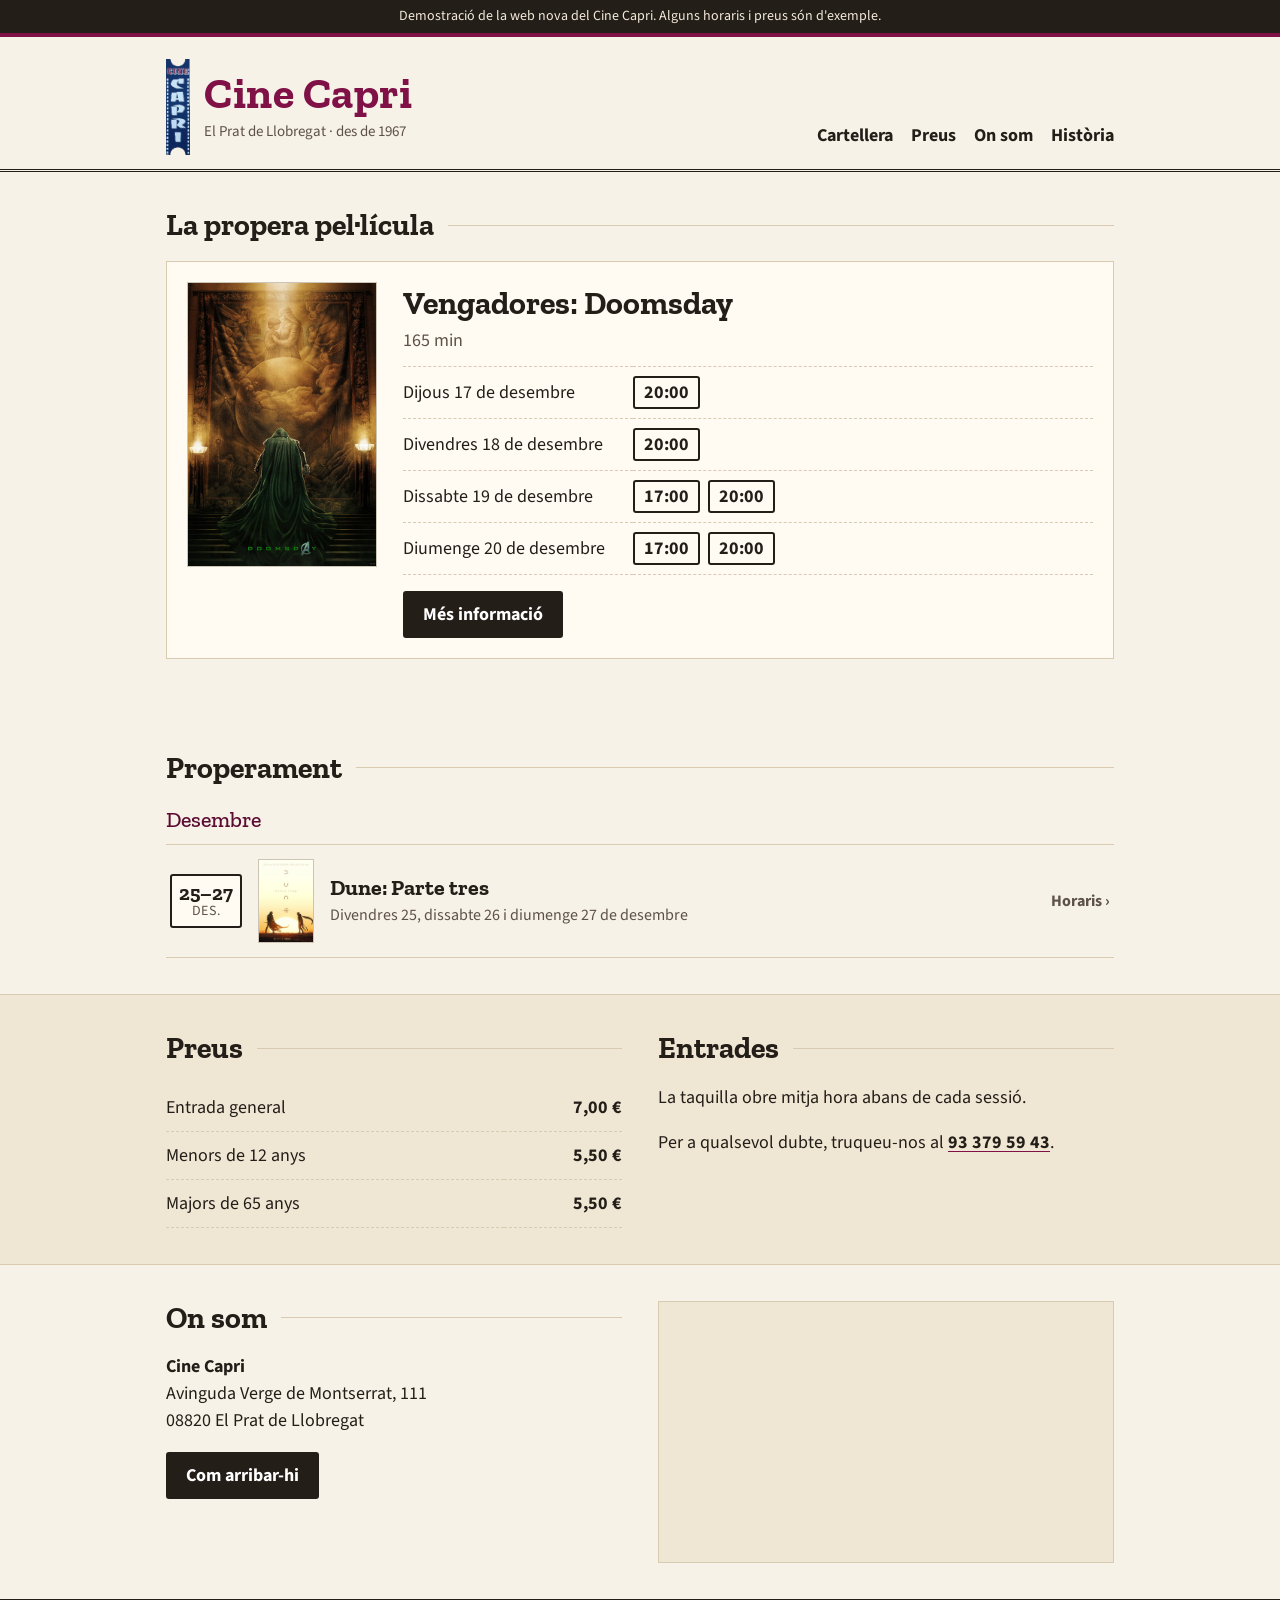
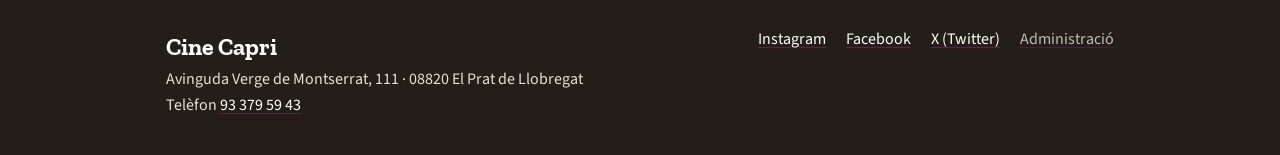
<file: index.html>
<!doctype html>
<html lang="ca">
<head>
  <meta charset="utf-8">
  <meta name="viewport" content="width=device-width, initial-scale=1">
  <meta name="robots" content="noindex, nofollow">
  <title>Cine Capri · El Prat de Llobregat</title>
  <meta name="description" content="Cartellera i horaris del Cine Capri, el cine del Prat de Llobregat des de 1967.">
  <link rel="preconnect" href="https://fonts.googleapis.com">
  <link rel="preconnect" href="https://fonts.gstatic.com" crossorigin>
  <link href="https://fonts.googleapis.com/css2?family=Source+Sans+3:wght@400;600;700&family=Zilla+Slab:wght@500;700&display=swap" rel="stylesheet">
  <link rel="stylesheet" href="css/style.css">
</head>
<body>
  <a class="skip" href="#cartellera">Vés a la cartellera</a>

  <p class="demo-banner">Demostració de la web nova del Cine Capri. Alguns horaris i preus són d'exemple.</p>

  <div id="avis" class="notice" hidden></div>

  <header class="site-header">
    <div class="wrap header-inner">
      <a class="brand" href="index.html">
        <img class="brand-logo" src="img/logo-capri.gif" alt="" width="60" height="240">
        <span class="brand-text">
          <span class="brand-name">Cine Capri</span>
          <span class="brand-sub">El Prat de Llobregat · des de 1967</span>
        </span>
      </a>
      <nav class="nav" aria-label="Menú principal">
        <a href="#cartellera">Cartellera</a>
        <a href="#preus">Preus</a>
        <a href="#on-som">On som</a>
        <a href="historia.html">Història</a>
      </nav>
    </div>
  </header>

  <main id="cartellera">
    <section class="wrap section">
      <h2 class="section-title" id="titol-destacat">Aquesta setmana</h2>
      <div id="destacat"></div>
    </section>

    <section class="wrap section" id="properament-sec">
      <h2 class="section-title">Properament</h2>
      <div id="properament"></div>
    </section>

    <section class="wrap section" id="pendents-sec" hidden>
      <h2 class="section-title small">Pendents de confirmar data</h2>
      <ul id="pendents" class="pending-list"></ul>
    </section>

    <div class="band">
      <section class="wrap section two-col" id="preus">
        <div>
          <h2 class="section-title">Preus</h2>
          <table class="prices" id="taula-preus"></table>
          <p class="note" id="nota-preus" hidden></p>
        </div>
        <div>
          <h2 class="section-title">Entrades</h2>
          <p id="taquilla"></p>
          <p>Per a qualsevol dubte, truqueu-nos al <a class="tel" id="tel-link" href="tel:+34933795943">93 379 59 43</a>.</p>
        </div>
      </section>
    </div>

    <section class="wrap section two-col" id="on-som">
      <div>
        <h2 class="section-title">On som</h2>
        <address>
          <strong>Cine Capri</strong><br>
          <span id="adreca">Avinguda Verge de Montserrat, 111</span><br>
          <span id="ciutat">08820 El Prat de Llobregat</span>
        </address>
        <p><a class="btn" target="_blank" rel="noopener" href="https://www.google.com/maps/search/?api=1&query=Cine+Capri+Avinguda+Verge+de+Montserrat+111+El+Prat+de+Llobregat">Com arribar-hi</a></p>
      </div>
      <div class="map">
        <iframe title="Mapa del Cine Capri" loading="lazy" referrerpolicy="no-referrer-when-downgrade"
          src="https://maps.google.com/maps?q=Avinguda%20Verge%20de%20Montserrat%20111%2C%20El%20Prat%20de%20Llobregat&z=16&output=embed"></iframe>
      </div>
    </section>

  </main>

  <footer class="site-footer">
    <div class="wrap footer-inner">
      <div>
        <p class="footer-name">Cine Capri</p>
        <p id="peu-adreca">Avinguda Verge de Montserrat, 111 · 08820 El Prat de Llobregat</p>
        <p>Telèfon <a id="peu-tel" href="tel:+34933795943">93 379 59 43</a></p>
      </div>
      <div class="footer-links">
        <a id="s-ig" href="#" target="_blank" rel="noopener">Instagram</a>
        <a id="s-fb" href="#" target="_blank" rel="noopener">Facebook</a>
        <a id="s-x" href="#" target="_blank" rel="noopener">X (Twitter)</a>
        <a class="admin-link" href="admin.html">Administració</a>
      </div>
    </div>
  </footer>

  <dialog id="fitxa" class="sheet" aria-labelledby="fitxa-titol">
    <div id="fitxa-cos"></div>
  </dialog>

  <script src="js/store.js"></script>
  <script src="js/site.js"></script>
</body>
</html>
</file>
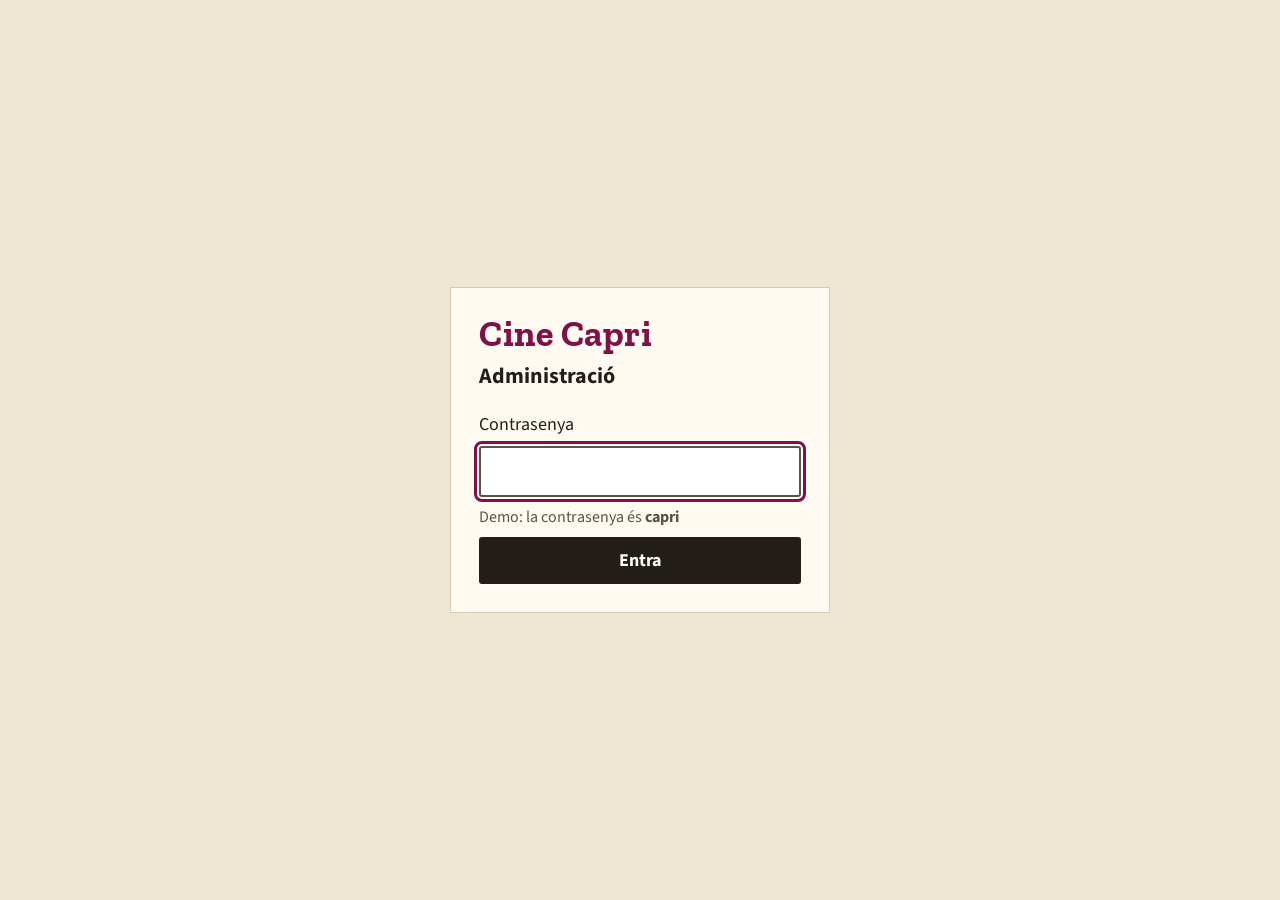
<file: admin.html>
<!doctype html>
<html lang="ca">
<head>
  <meta charset="utf-8">
  <meta name="viewport" content="width=device-width, initial-scale=1">
  <meta name="robots" content="noindex">
  <title>Administració · Cine Capri</title>
  <link rel="preconnect" href="https://fonts.googleapis.com">
  <link rel="preconnect" href="https://fonts.gstatic.com" crossorigin>
  <link href="https://fonts.googleapis.com/css2?family=Source+Sans+3:wght@400;600;700&family=Zilla+Slab:wght@500;700&display=swap" rel="stylesheet">
  <link rel="stylesheet" href="css/style.css">
  <link rel="stylesheet" href="css/admin.css">
</head>
<body class="admin">

  <section id="login" class="login" hidden>
    <form id="login-form" class="login-box">
      <p class="brand-name">Cine Capri</p>
      <h1>Administració</h1>
      <label for="pass">Contrasenya</label>
      <input id="pass" type="password" autocomplete="current-password" required>
      <p class="hint">Demo: la contrasenya és <strong>capri</strong></p>
      <p id="login-error" class="error" hidden>Contrasenya incorrecta.</p>
      <button class="btn" type="submit">Entra</button>
    </form>
  </section>

  <div id="app" hidden>
    <header class="admin-bar">
      <div class="admin-bar-inner">
        <span class="admin-brand">Cine Capri <span>· Administració</span></span>
        <nav class="admin-tabs" aria-label="Seccions">
          <button data-tab="films" class="tab">Pel·lícules</button>
          <button data-tab="settings" class="tab">Informació i preus</button>
        </nav>
        <div class="admin-bar-links">
          <a href="index.html" target="_blank" rel="noopener">Veure la web</a>
          <button id="logout" class="linklike">Surt</button>
        </div>
      </div>
    </header>
    <p class="demo-strip">Mode demostració: els canvis es guarden només en aquest navegador.</p>
    <main id="view" class="admin-main"></main>
  </div>

  <div id="toast" class="toast" role="status" aria-live="polite" hidden></div>

  <script src="js/store.js"></script>
  <script src="js/admin.js"></script>
</body>
</html>
</file>
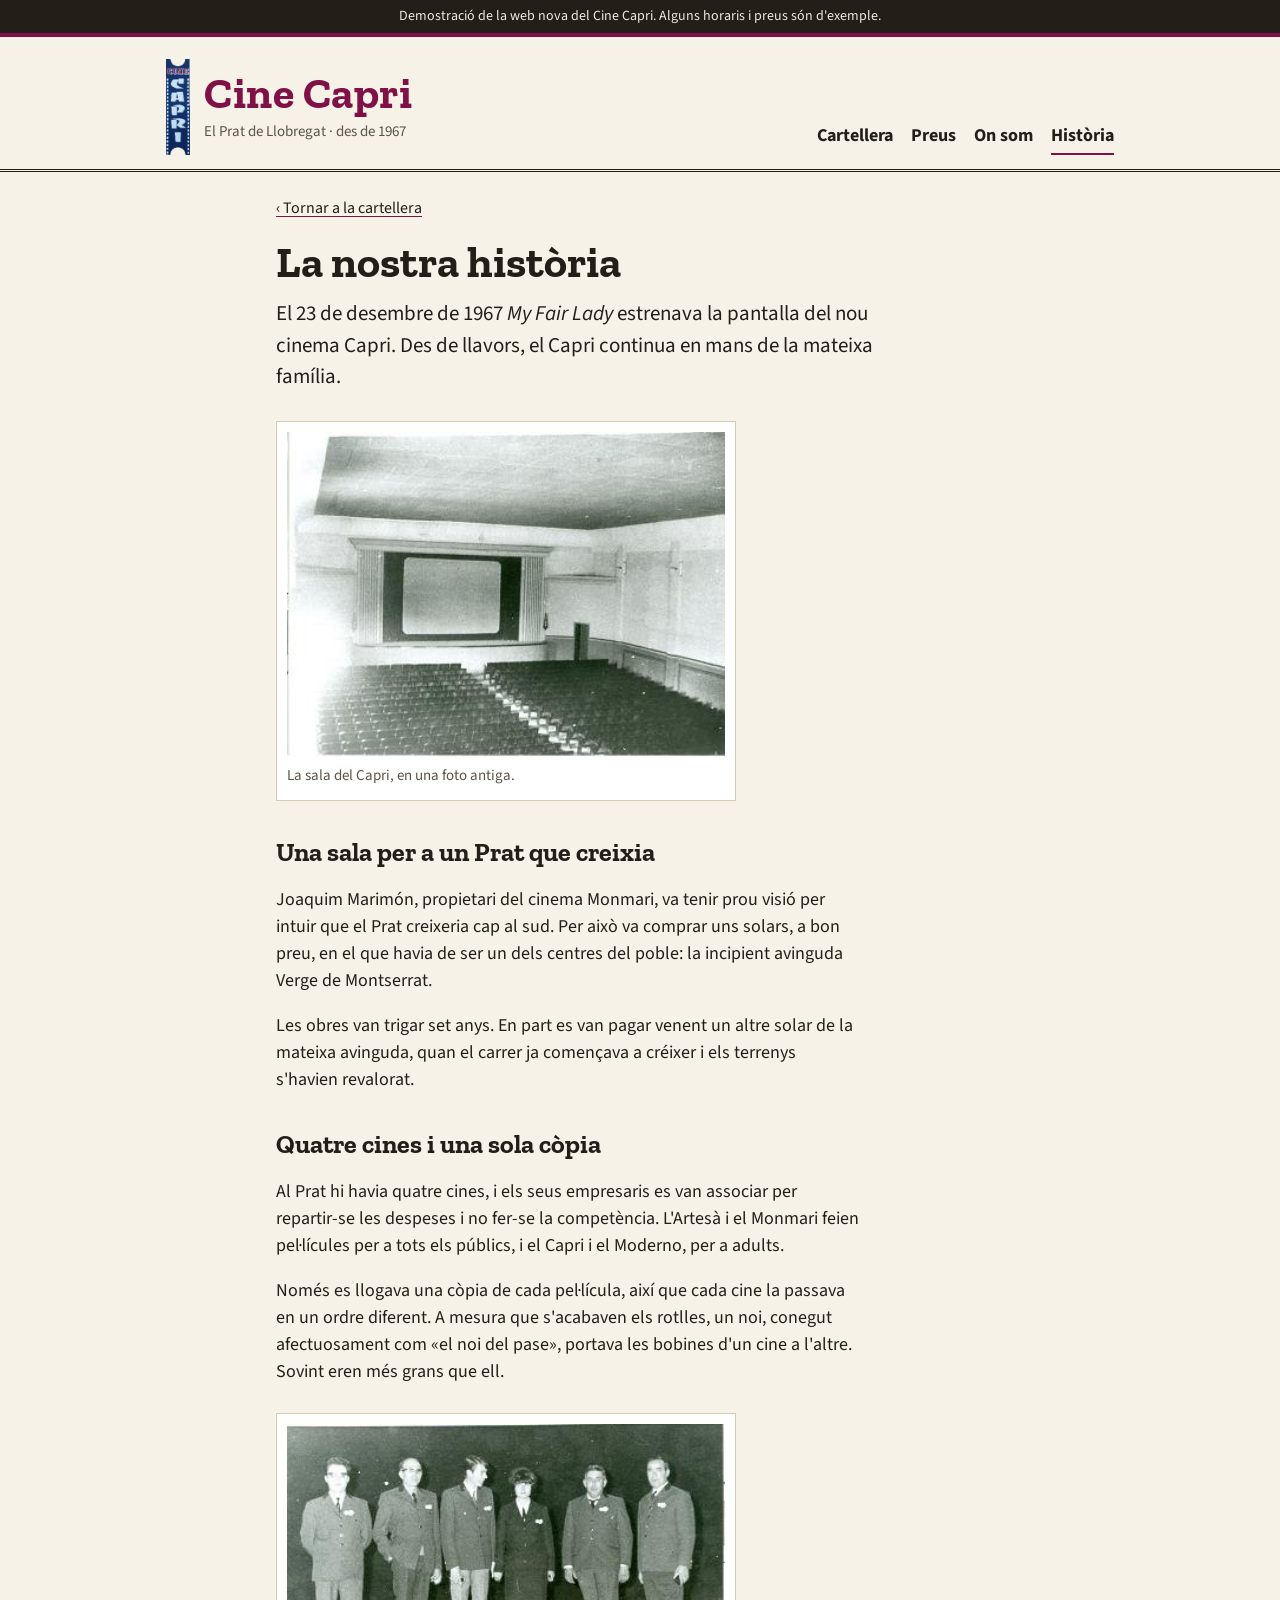
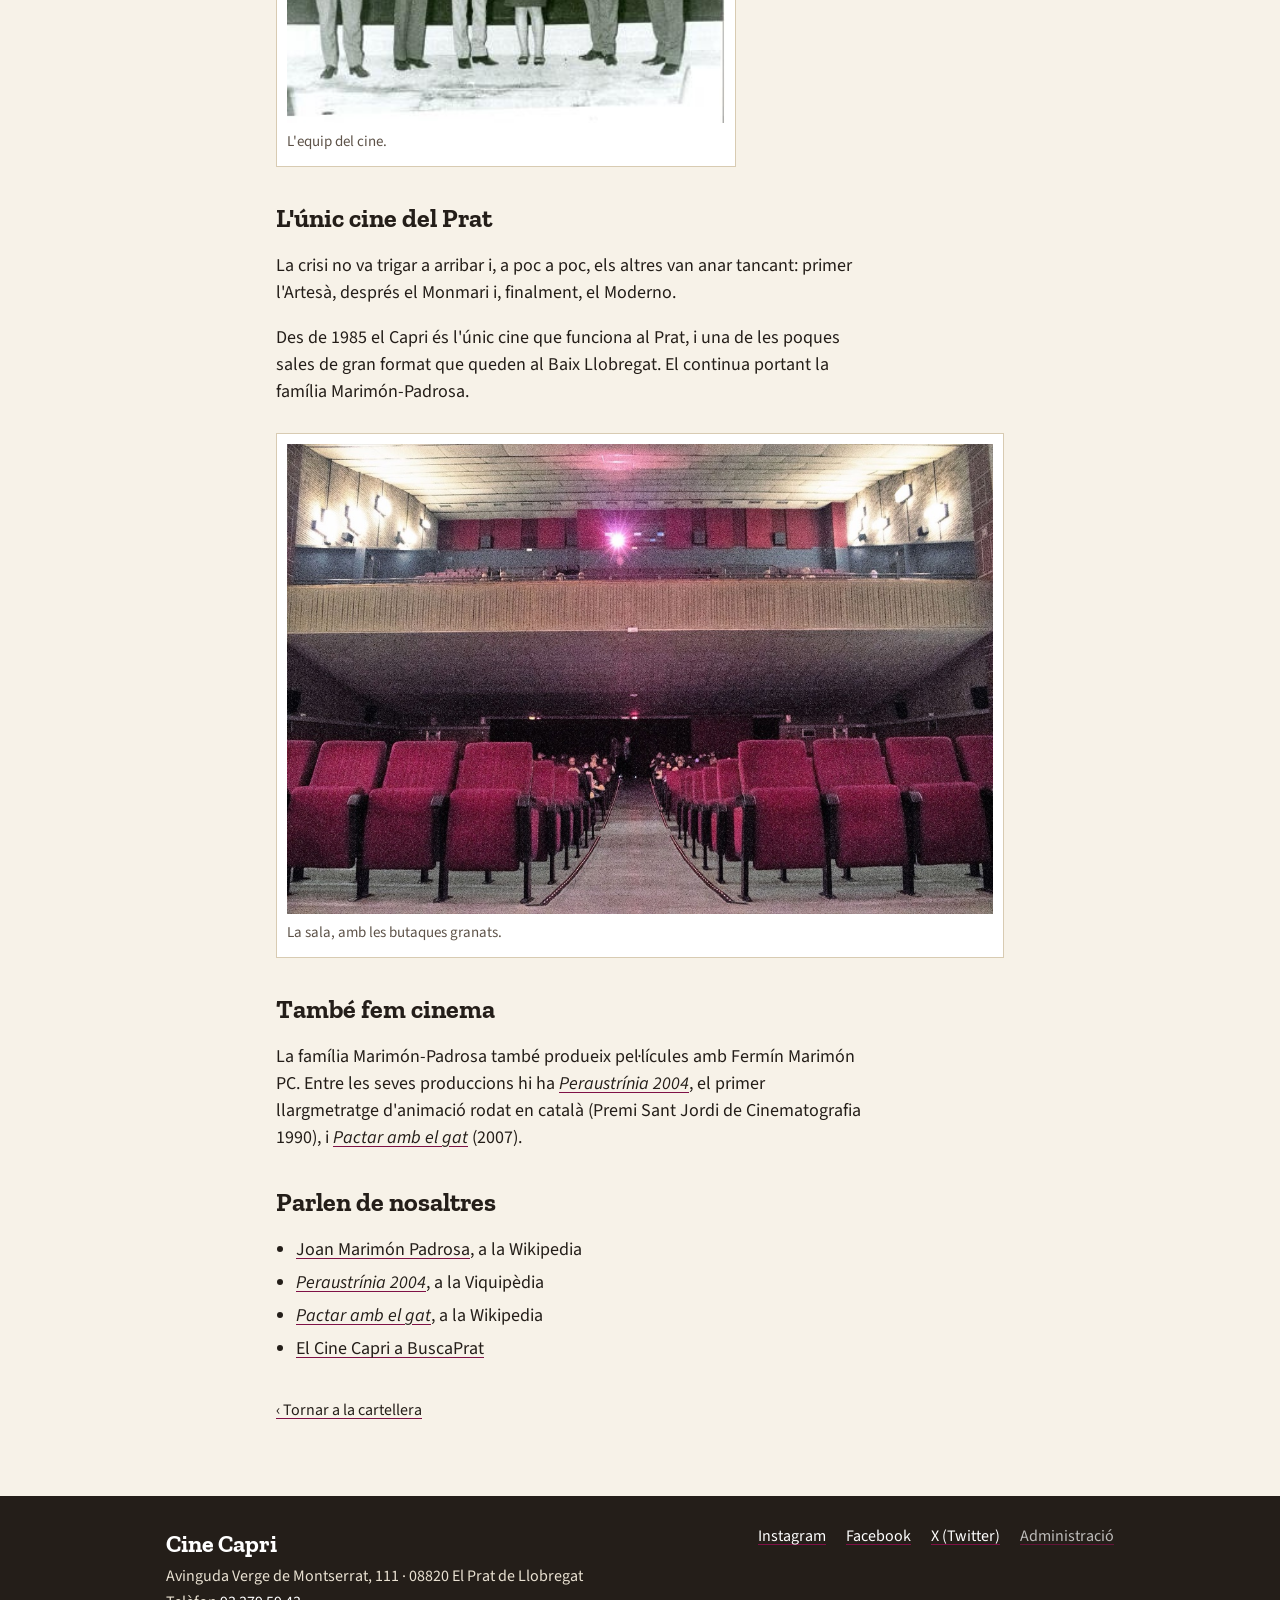
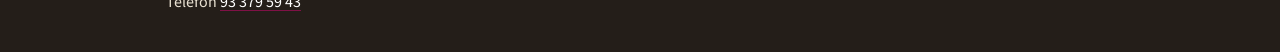
<file: historia.html>
<!doctype html>
<html lang="ca">
<head>
  <meta charset="utf-8">
  <meta name="viewport" content="width=device-width, initial-scale=1">
  <meta name="robots" content="noindex, nofollow">
  <title>La nostra història · Cine Capri</title>
  <meta name="description" content="La història del Cine Capri, el cine del Prat de Llobregat des de 1967.">
  <link rel="preconnect" href="https://fonts.googleapis.com">
  <link rel="preconnect" href="https://fonts.gstatic.com" crossorigin>
  <link href="https://fonts.googleapis.com/css2?family=Source+Sans+3:wght@400;600;700&family=Zilla+Slab:wght@500;700&display=swap" rel="stylesheet">
  <link rel="stylesheet" href="css/style.css">
</head>
<body>
  <a class="skip" href="#contingut">Vés al contingut</a>

  <p class="demo-banner">Demostració de la web nova del Cine Capri. Alguns horaris i preus són d'exemple.</p>

  <div id="avis" class="notice" hidden></div>

  <header class="site-header">
    <div class="wrap header-inner">
      <a class="brand" href="index.html">
        <img class="brand-logo" src="img/logo-capri.gif" alt="" width="60" height="240">
        <span class="brand-text">
          <span class="brand-name">Cine Capri</span>
          <span class="brand-sub">El Prat de Llobregat · des de 1967</span>
        </span>
      </a>
      <nav class="nav" aria-label="Menú principal">
        <a href="index.html#cartellera">Cartellera</a>
        <a href="index.html#preus">Preus</a>
        <a href="index.html#on-som">On som</a>
        <a href="historia.html" aria-current="page">Història</a>
      </nav>
    </div>
  </header>

  <main id="contingut" class="wrap story">
    <p class="back"><a href="index.html">‹ Tornar a la cartellera</a></p>

    <h1 class="story-title">La nostra història</h1>
    <p class="story-lead">El 23 de desembre de 1967 <em>My Fair Lady</em> estrenava la pantalla del nou cinema Capri. Des de llavors, el Capri continua en mans de la mateixa família.</p>

    <figure class="story-photo old">
      <img src="img/historia-sala.jpg" alt="La sala del Capri en una fotografia antiga en blanc i negre, amb les butaques i la pantalla" width="370" height="275">
      <figcaption>La sala del Capri, en una foto antiga.</figcaption>
    </figure>

    <h2>Una sala per a un Prat que creixia</h2>
    <p>Joaquim Marimón, propietari del cinema Monmari, va tenir prou visió per intuir que el Prat creixeria cap al sud. Per això va comprar uns solars, a bon preu, en el que havia de ser un dels centres del poble: la incipient avinguda Verge de Montserrat.</p>
    <p>Les obres van trigar set anys. En part es van pagar venent un altre solar de la mateixa avinguda, quan el carrer ja començava a créixer i els terrenys s'havien revalorat.</p>

    <h2>Quatre cines i una sola còpia</h2>
    <p>Al Prat hi havia quatre cines, i els seus empresaris es van associar per repartir-se les despeses i no fer-se la competència. L'Artesà i el Monmari feien pel·lícules per a tots els públics, i el Capri i el Moderno, per a adults.</p>
    <p>Només es llogava una còpia de cada pel·lícula, així que cada cine la passava en un ordre diferent. A mesura que s'acabaven els rotlles, un noi, conegut afectuosament com «el noi del pase», portava les bobines d'un cine a l'altre. Sovint eren més grans que ell.</p>

    <figure class="story-photo old">
      <img src="img/historia-equip.jpg" alt="Sis persones de l'equip del cine, d'uniforme, davant la pantalla, en una fotografia antiga" width="372" height="254">
      <figcaption>L'equip del cine.</figcaption>
    </figure>

    <h2>L'únic cine del Prat</h2>
    <p>La crisi no va trigar a arribar i, a poc a poc, els altres van anar tancant: primer l'Artesà, després el Monmari i, finalment, el Moderno.</p>
    <p>Des de 1985 el Capri és l'únic cine que funciona al Prat, i una de les poques sales de gran format que queden al Baix Llobregat. El continua portant la família Marimón-Padrosa.</p>

    <figure class="story-photo">
      <img src="img/sala.jpg" alt="La sala del Capri amb les butaques granats i l'amfiteatre al fons" loading="lazy" width="1100" height="733">
      <figcaption>La sala, amb les butaques granats.</figcaption>
    </figure>

    <h2>També fem cinema</h2>
    <p>La família Marimón-Padrosa també produeix pel·lícules amb Fermín Marimón PC. Entre les seves produccions hi ha <a href="https://ca.wikipedia.org/wiki/Peraustr%C3%ADnia_2004" target="_blank" rel="noopener"><em>Peraustrínia 2004</em></a>, el primer llargmetratge d'animació rodat en català (Premi Sant Jordi de Cinematografia 1990), i <a href="https://es.wikipedia.org/wiki/Pactar_con_el_gato" target="_blank" rel="noopener"><em>Pactar amb el gat</em></a> (2007).</p>

    <h2>Parlen de nosaltres</h2>
    <ul class="press">
      <li><a href="https://es.wikipedia.org/wiki/Joan_Marim%C3%B3n_Padrosa" target="_blank" rel="noopener">Joan Marimón Padrosa</a>, a la Wikipedia</li>
      <li><a href="https://ca.wikipedia.org/wiki/Peraustr%C3%ADnia_2004" target="_blank" rel="noopener"><em>Peraustrínia 2004</em></a>, a la Viquipèdia</li>
      <li><a href="https://es.wikipedia.org/wiki/Pactar_con_el_gato" target="_blank" rel="noopener"><em>Pactar amb el gat</em></a>, a la Wikipedia</li>
      <li><a href="https://www.buscaprat.com/?prat=capri" target="_blank" rel="noopener">El Cine Capri a BuscaPrat</a></li>
    </ul>

    <p class="back bottom"><a href="index.html">‹ Tornar a la cartellera</a></p>
  </main>

  <footer class="site-footer">
    <div class="wrap footer-inner">
      <div>
        <p class="footer-name">Cine Capri</p>
        <p id="peu-adreca">Avinguda Verge de Montserrat, 111 · 08820 El Prat de Llobregat</p>
        <p>Telèfon <a id="peu-tel" href="tel:+34933795943">93 379 59 43</a></p>
      </div>
      <div class="footer-links">
        <a id="s-ig" href="#" target="_blank" rel="noopener">Instagram</a>
        <a id="s-fb" href="#" target="_blank" rel="noopener">Facebook</a>
        <a id="s-x" href="#" target="_blank" rel="noopener">X (Twitter)</a>
        <a class="admin-link" href="admin.html">Administració</a>
      </div>
    </div>
  </footer>

  <script src="js/store.js"></script>
  <script src="js/site.js"></script>
</body>
</html>
</file>
<file: css/style.css>
/* Cine Capri · web pública
   Estil de programa de mà: paper, tinta i vermell de cine. */

:root {
  --paper: #f7f2e8;
  --paper-2: #efe6d3;
  --card: #fffbf3;
  --ink: #241e19;
  --ink-2: #5d5248;
  --line: #d8cbb2;
  --red: #7f1146; /* color de les butaques: rgba(127, 17, 70, 1) */
  --red-dark: #5c0c33;
  --green: #3d5a3a;
  --notice: #f3d98f;
  --slab: 'Zilla Slab', Rockwell, 'Roboto Slab', Georgia, serif;
  --sans: 'Source Sans 3', system-ui, -apple-system, 'Segoe UI', Arial, sans-serif;
  color-scheme: light;
}

* { box-sizing: border-box; }
html { -webkit-text-size-adjust: 100%; scroll-behavior: smooth; }
body {
  margin: 0;
  background: var(--paper);
  color: var(--ink);
  font-family: var(--sans);
  font-size: 18px;
  line-height: 1.5;
}
img { max-width: 100%; display: block; }
a { color: var(--ink); text-decoration-color: var(--red); text-underline-offset: 3px; }
a:hover { color: var(--red-dark); }
:focus-visible { outline: 3px solid var(--red); outline-offset: 2px; }

.wrap { max-width: 980px; margin: 0 auto; padding: 0 16px; }

.skip { position: absolute; left: -999px; top: 8px; background: var(--ink); color: var(--paper); padding: 8px 12px; z-index: 10; }
.skip:focus { left: 8px; }

/* ---------- Franja de demo ---------- */
.demo-banner { margin: 0; background: var(--ink); color: #f1e9da; text-align: center; font-size: 14px; padding: 6px 16px; }

/* ---------- Avís ---------- */
.notice { background: var(--notice); border-bottom: 1px solid #d9b95c; font-weight: 700; padding: 10px 0; }

/* ---------- Capçalera ---------- */
.site-header { border-top: 4px solid var(--red); border-bottom: 3px double var(--ink); background: var(--paper); }
.header-inner { display: flex; flex-wrap: wrap; align-items: flex-end; justify-content: space-between; gap: 12px 24px; padding-top: 22px; padding-bottom: 14px; }
.brand { text-decoration: none; color: var(--ink); display: flex; align-items: center; gap: 14px; }
.brand-logo { height: 96px; width: auto; display: block; }
.brand-text { display: flex; flex-direction: column; }
.brand-name { font-family: var(--slab); font-weight: 700; font-size: 44px; line-height: 1; letter-spacing: 0.5px; color: var(--red); }
.brand-sub { font-size: 15px; color: var(--ink-2); margin-top: 6px; }
.nav { display: flex; flex-wrap: wrap; gap: 4px 18px; }
.nav a { color: var(--ink); text-decoration: none; font-weight: 700; padding: 4px 0; border-bottom: 2px solid transparent; }
.nav a:hover { border-bottom-color: var(--red); color: var(--ink); }

/* ---------- Seccions ---------- */
.section { padding-top: 36px; padding-bottom: 36px; }
.section-title { font-family: var(--slab); font-weight: 700; font-size: 30px; line-height: 1.15; margin: 0 0 18px; display: flex; align-items: center; gap: 14px; }
.section-title::after { content: ""; flex: 1; border-top: 1px solid var(--line); }
.section-title.small { font-size: 22px; }
.band { background: var(--paper-2); border-top: 1px solid var(--line); border-bottom: 1px solid var(--line); }
.empty { color: var(--ink-2); }
.note { color: var(--ink-2); font-size: 16px; }

/* ---------- Cartells ---------- */
.poster { width: 100%; aspect-ratio: 2 / 3; object-fit: cover; background: var(--paper-2); border: 1px solid rgba(0,0,0,.15); }
.poster.ph {
  container-type: inline-size;
  background: var(--c);
  color: #f7f2e8;
  display: flex; flex-direction: column; justify-content: space-between;
  padding: 9%;
  position: relative;
  text-align: left;
}
.poster.ph::before { content: ""; position: absolute; inset: 5%; border: 1px solid rgba(247,242,232,.45); pointer-events: none; }
.ph-title { font-family: var(--slab); font-weight: 700; font-size: 13cqi; line-height: 1.05; overflow-wrap: anywhere; position: relative; }
.ph-foot { font-size: 7cqi; letter-spacing: .12em; text-transform: uppercase; opacity: .8; position: relative; }

/* ---------- Destacat ---------- */
.feature {
  display: grid; grid-template-columns: 190px 1fr; gap: 26px;
  background: var(--card); border: 1px solid var(--line); padding: 20px; margin-bottom: 20px;
}
.poster-btn { border: 0; padding: 0; background: none; cursor: pointer; align-self: start; }
.film-title { font-family: var(--slab); font-weight: 700; font-size: 32px; line-height: 1.1; margin: 4px 0 6px; }
.meta { margin: 0 0 10px; color: var(--ink-2); }
.tags { display: flex; flex-wrap: wrap; gap: 6px; margin-bottom: 4px; }
.tag { font-size: 14px; font-weight: 700; border: 1px solid var(--ink-2); color: var(--ink-2); padding: 1px 8px; border-radius: 3px; background: transparent; }
.tag-family { border-color: var(--green); color: var(--green); }
.tag-club { border-color: var(--ink-2); color: var(--ink); }

.sessions { border-collapse: collapse; width: 100%; margin: 12px 0 16px; }
.sessions th, .sessions td { text-align: left; padding: 9px 0; border-top: 1px dashed var(--line); vertical-align: middle; }
.sessions tr:last-child th, .sessions tr:last-child td { border-bottom: 1px dashed var(--line); }
.sessions th { font-weight: 400; padding-right: 28px; white-space: nowrap; width: 1%; }
.times { display: flex; flex-wrap: wrap; gap: 8px; }
.today, .tomorrow { font-weight: 700; color: var(--red); }
.time {
  display: inline-block; font-weight: 700; font-variant-numeric: tabular-nums;
  border: 2px solid var(--ink); border-radius: 3px; padding: 1px 9px; background: var(--card);
}
.time.past { color: var(--ink-2); border-color: var(--line); text-decoration: line-through; }

.actions { display: flex; flex-wrap: wrap; align-items: center; gap: 10px 20px; }
.btn {
  display: inline-block; font: inherit; font-weight: 700; cursor: pointer; text-decoration: none;
  background: var(--ink); color: #fff; border: 2px solid var(--ink); border-radius: 3px; padding: 8px 18px;
}
.btn:hover { background: #000; border-color: #000; color: #fff; }
.link { font-weight: 700; }

/* ---------- Properament ---------- */
.month { font-family: var(--slab); font-weight: 500; font-size: 22px; color: var(--red-dark); margin: 26px 0 8px; }
.month:first-child { margin-top: 0; }
.rows { list-style: none; margin: 0; padding: 0; border-top: 1px solid var(--line); }
.rows li { border-bottom: 1px solid var(--line); }
.row {
  width: 100%; display: grid; grid-template-columns: 72px 56px 1fr auto; gap: 16px; align-items: center;
  background: none; border: 0; padding: 14px 4px; font: inherit; color: inherit; text-align: left; cursor: pointer;
}
.row:hover { background: var(--card); }
.row:hover .row-title { text-decoration: underline; text-decoration-color: var(--ink-2); text-underline-offset: 4px; }
.stub { display: flex; flex-direction: column; align-items: center; justify-content: center; border: 2px solid var(--ink); border-radius: 3px; padding: 6px 2px; background: var(--card); line-height: 1.1; }
.stub-top { font-family: var(--slab); font-weight: 700; font-size: 20px; }
.stub-bottom { font-size: 14px; text-transform: uppercase; letter-spacing: .05em; color: var(--ink-2); }
.poster.thumb { width: 56px; }
.row-main { display: flex; flex-direction: column; gap: 3px; min-width: 0; }
.row-title { font-family: var(--slab); font-weight: 700; font-size: 22px; line-height: 1.15; }
.row-days { color: var(--ink-2); font-size: 16px; }
.row-more { font-weight: 700; color: var(--ink-2); font-size: 16px; }
.row-more::after { content: " ›"; }

.pending-list { margin: 0; padding-left: 20px; }
.pending-list li { margin: 4px 0; }

/* ---------- Preus i on som ---------- */
.two-col { display: grid; grid-template-columns: 1fr 1fr; gap: 36px; }
.prices { border-collapse: collapse; width: 100%; }
.prices th, .prices td { padding: 10px 0; border-bottom: 1px dashed var(--line); text-align: left; font-weight: 400; }
.prices td { text-align: right; font-weight: 700; font-variant-numeric: tabular-nums; white-space: nowrap; }
.tel { font-weight: 700; white-space: nowrap; }
address { font-style: normal; margin-bottom: 16px; }
.map { border: 1px solid var(--line); background: var(--paper-2); min-height: 260px; }
.map iframe { width: 100%; height: 100%; min-height: 260px; border: 0; display: block; }

/* ---------- Pàgina d'història ---------- */
.nav a[aria-current="page"] { border-bottom-color: var(--red); }
.story { max-width: 760px; padding-top: 24px; padding-bottom: 56px; }
.story .back { margin: 0 0 18px; font-size: 16px; }
.story .back.bottom { margin-top: 36px; }
.story-title { font-family: var(--slab); font-weight: 700; font-size: 44px; line-height: 1.1; margin: 0 0 12px; }
.story-lead { font-size: 21px; line-height: 1.5; margin: 0 0 28px; }
.story h2 { font-family: var(--slab); font-weight: 700; font-size: 26px; line-height: 1.2; margin: 36px 0 10px; }
.story p { max-width: 65ch; }
.story-photo { margin: 28px 0; background: #fff; padding: 10px 10px 12px; border: 1px solid var(--line); }
.story-photo.old { max-width: 460px; }
.story-photo img { width: 100%; height: auto; display: block; }
.story-photo figcaption { font-size: 15px; color: var(--ink-2); margin-top: 8px; }
.press { padding-left: 20px; }
.press li { margin: 6px 0; }

/* ---------- Peu ---------- */
.site-footer { background: var(--ink); color: #e9e1d2; padding: 28px 0 36px; font-size: 16px; }
.site-footer a { color: #fff; }
.footer-inner { display: flex; flex-wrap: wrap; justify-content: space-between; gap: 18px 40px; }
.footer-inner p { margin: 2px 0; }
.footer-name { font-family: var(--slab); font-weight: 700; font-size: 24px; color: #fff; }
.footer-links { display: flex; flex-wrap: wrap; gap: 8px 20px; align-items: flex-start; }
.admin-link { opacity: .7; }

/* ---------- Fitxa ---------- */
.sheet {
  width: min(760px, calc(100% - 24px)); max-height: calc(100% - 24px);
  border: 1px solid var(--ink); border-radius: 4px; padding: 0; background: var(--paper); color: var(--ink);
}
.sheet::backdrop { background: rgba(36, 30, 25, .6); }
.sheet-head { display: flex; justify-content: flex-end; padding: 10px 12px 0; }
.close { font: inherit; font-weight: 700; background: none; border: 2px solid var(--ink); border-radius: 3px; padding: 4px 14px; cursor: pointer; }
.sheet-grid { display: grid; grid-template-columns: 200px 1fr; gap: 24px; padding: 8px 22px 24px; }
.sheet-sub { font-family: var(--slab); font-size: 20px; margin: 16px 0 0; }
.synopsis { margin: 8px 0 0; }

/* ---------- Mòbil ---------- */
@media (max-width: 720px) {
  body { font-size: 17px; }
  .brand-name { font-size: 38px; }
  .brand-logo { height: 80px; }
  .story-title { font-size: 34px; }
  .story-lead { font-size: 19px; }
  .story h2 { font-size: 23px; }
  .header-inner { padding-top: 18px; }
  .nav { gap: 4px 16px; }
  .section { padding-top: 28px; padding-bottom: 28px; }
  .section-title { font-size: 26px; }
  .feature { grid-template-columns: 112px 1fr; grid-template-rows: auto auto 1fr; gap: 6px 14px; padding: 14px; }
  .feature .film-title { font-size: 24px; }
  .feature .sessions, .feature .actions { grid-column: 1 / -1; }
  .feature-body { display: contents; }
  .feature-body > .tags, .feature-body > .film-title, .feature-body > .meta { grid-column: 2; }
  .poster-btn { grid-row: 1 / span 3; }
  .sessions, .sessions tbody { display: block; }
  .sessions tr { display: block; border-top: 1px dashed var(--line); padding: 10px 0; }
  .sessions tr:last-child { border-bottom: 1px dashed var(--line); }
  .sessions th, .sessions td, .sessions tr:last-child th, .sessions tr:last-child td { display: block; width: auto; border: 0; padding: 0; }
  .sessions th { padding-bottom: 6px; }
  .row { grid-template-columns: 62px 48px 1fr; gap: 12px; }
  .poster.thumb { width: 48px; }
  .row-more { display: none; }
  .row-title { font-size: 19px; }
  .two-col { grid-template-columns: 1fr; gap: 28px; }
  .sheet-grid { grid-template-columns: 1fr; }
  .sheet-poster { width: 150px; }
}
</file>
<file: css/admin.css>
/* Cine Capri · administració: senzill, botons grans, lletra gran. */

body.admin { background: var(--paper-2); }
[hidden] { display: none !important; }

h1 { font-family: var(--slab); font-size: 30px; margin: 8px 0 18px; }
.panel h2, .form h2 { font-family: var(--slab); font-size: 21px; margin: 26px 0 10px; }
.panel h2:first-child, .form h2:first-child { margin-top: 0; }
.hint { color: var(--ink-2); font-size: 16px; }
.error { color: var(--red-dark); font-weight: 700; background: #f7e7ee; border: 1px solid #dcb2c5; padding: 10px 12px; border-radius: 3px; }
.empty { color: var(--ink-2); }

.linklike { font: inherit; background: none; border: 0; padding: 0; color: var(--ink); text-decoration-color: var(--red); text-decoration: underline; text-underline-offset: 3px; cursor: pointer; }
.btn.small { padding: 5px 12px; font-size: 16px; }
.btn.ghost { background: var(--card); color: var(--ink); border-color: var(--ink); }
.btn.ghost:hover { background: var(--paper); color: var(--ink); }
.btn.danger { color: var(--red-dark); border-color: var(--red-dark); }

/* ---------- Accés ---------- */
.login { min-height: 100vh; display: grid; place-items: center; padding: 16px; }
.login-box { background: var(--card); border: 1px solid var(--line); padding: 28px; width: min(380px, 100%); display: flex; flex-direction: column; gap: 8px; }
.login-box .brand-name { margin: 0; font-size: 36px; }
.login-box h1 { margin: 0 0 10px; font-size: 22px; font-family: var(--sans); }
.login-box input { font: inherit; padding: 10px; border: 2px solid var(--ink-2); border-radius: 3px; }
.login-box .hint { margin: 0; }

/* ---------- Barra ---------- */
.admin-bar { background: var(--ink); color: #fff; }
.admin-bar-inner { max-width: 980px; margin: 0 auto; padding: 10px 16px; display: flex; flex-wrap: wrap; align-items: center; gap: 8px 24px; }
.admin-brand { font-family: var(--slab); font-weight: 700; font-size: 22px; }
.admin-brand span { font-family: var(--sans); font-weight: 400; font-size: 16px; opacity: .75; }
.admin-tabs { display: flex; gap: 6px; flex: 1; }
.tab { font: inherit; font-weight: 700; background: transparent; color: #e9e1d2; border: 2px solid transparent; border-radius: 3px; padding: 4px 12px; cursor: pointer; }
.tab.active { border-color: #e9e1d2; color: #fff; }
.admin-bar-links { display: flex; gap: 18px; align-items: center; }
.admin-bar-links a, .admin-bar-links .linklike { color: #fff; }
.demo-strip { margin: 0; text-align: center; font-size: 15px; background: var(--notice); padding: 6px 16px; }

.admin-main { max-width: 980px; margin: 0 auto; padding: 18px 16px 60px; }

/* ---------- Llista ---------- */
.list-head { display: flex; flex-wrap: wrap; justify-content: space-between; align-items: center; gap: 12px; margin-bottom: 14px; }
.list-head h1 { margin: 0; }
.admin-list { list-style: none; padding: 0; margin: 0; background: var(--card); border: 1px solid var(--line); }
.admin-item { display: grid; grid-template-columns: 52px 1fr auto; gap: 14px; align-items: center; padding: 12px 14px; border-bottom: 1px solid var(--line); }
.admin-item:last-child { border-bottom: 0; }
.admin-item .poster.thumb { width: 52px; }
.admin-item.past { opacity: .6; }
.admin-item-main { display: flex; flex-direction: column; gap: 2px; min-width: 0; }
.admin-item-main strong { font-size: 19px; }
.admin-item-main span { color: var(--ink-2); font-size: 16px; }
.admin-item-actions { display: flex; gap: 8px; }
.badge { display: inline-block; font-size: 13px; font-weight: 700; border: 1px solid var(--ink-2); border-radius: 3px; padding: 0 6px; margin-right: 6px; color: var(--ink-2); }
.badge.warn { border-color: var(--red); color: var(--red-dark); }
.badge.club { border-color: var(--green); color: var(--green); }

/* ---------- Formularis ---------- */
.panel { background: var(--card); border: 1px solid var(--line); padding: 20px; margin-bottom: 18px; }
.form label { display: flex; flex-direction: column; gap: 4px; margin-bottom: 14px; font-weight: 700; }
.form label > span em { font-weight: 400; font-style: normal; color: var(--ink-2); }
.form input, .form select, .form textarea, .search-row input {
  font: inherit; font-weight: 400; padding: 9px 10px; border: 2px solid #b9ab92; border-radius: 3px; background: #fff; color: var(--ink); width: 100%;
}
.form input:focus, .form select:focus, .form textarea:focus, .search-row input:focus { border-color: var(--ink); outline: none; }
.form label.check { flex-direction: row; align-items: center; gap: 10px; font-weight: 400; }
.form label.check input { width: 22px; height: 22px; accent-color: var(--ink); }
.inline { display: flex; flex-wrap: wrap; gap: 0 14px; }
.inline > label { flex: 0 1 200px; }
.inline > .grow { flex: 1 1 240px; }

.form-grid { display: grid; grid-template-columns: 180px 1fr; gap: 24px; }
.poster-col { display: flex; flex-direction: column; gap: 10px; align-items: flex-start; }
.form .file-btn, .file-btn { display: inline-block; flex-direction: row; margin: 0; cursor: pointer; text-align: center; }

.day-row { display: flex; flex-wrap: wrap; align-items: flex-end; gap: 4px 12px; padding: 10px 0; border-top: 1px dashed var(--line); }
.day-row label { margin: 0; flex: 0 0 180px; }
.day-row label.grow { flex: 1 1 200px; }
.day-row .btn { margin-bottom: 4px; }
.day-label { flex-basis: 100%; color: var(--ink-2); font-size: 15px; }
.day-tools { display: flex; flex-wrap: wrap; gap: 10px; margin: 10px 0 6px; }
.form-actions { display: flex; flex-wrap: wrap; gap: 12px; margin-top: 24px; padding-top: 18px; border-top: 1px solid var(--line); }

.price-row { align-items: flex-end; border-top: 1px dashed var(--line); padding-top: 10px; }
.price-row .btn { margin-bottom: 18px; }

/* ---------- TMDB ---------- */
.search-row { display: flex; gap: 10px; }
.tmdb-results { display: grid; grid-template-columns: repeat(auto-fill, minmax(220px, 1fr)); gap: 8px; margin-top: 12px; }
.tmdb-item { display: flex; gap: 10px; align-items: center; text-align: left; font: inherit; background: #fff; border: 1px solid var(--line); border-radius: 3px; padding: 6px; cursor: pointer; }
.tmdb-item:hover { border-color: var(--ink); }
.tmdb-item img, .tmdb-item .noimg { width: 40px; height: 60px; object-fit: cover; background: var(--paper-2); flex: none; }
.tmdb-item small { display: block; color: var(--ink-2); }

/* ---------- Avís flotant ---------- */
.toast { position: fixed; left: 50%; bottom: 20px; transform: translateX(-50%); background: var(--ink); color: #fff; padding: 10px 18px; border-radius: 3px; font-weight: 700; z-index: 20; max-width: calc(100% - 32px); }

@media (max-width: 720px) {
  .form-grid { grid-template-columns: 1fr; }
  .poster-col { flex-direction: row; flex-wrap: wrap; align-items: center; }
  .poster-col .poster { width: 110px; }
  .admin-item { grid-template-columns: 44px 1fr; }
  .admin-item .poster.thumb { width: 44px; }
  .admin-item-actions { grid-column: 1 / -1; }
  .day-row label { flex: 1 1 140px; }
  .admin-tabs { order: 3; flex-basis: 100%; }
}
</file>
